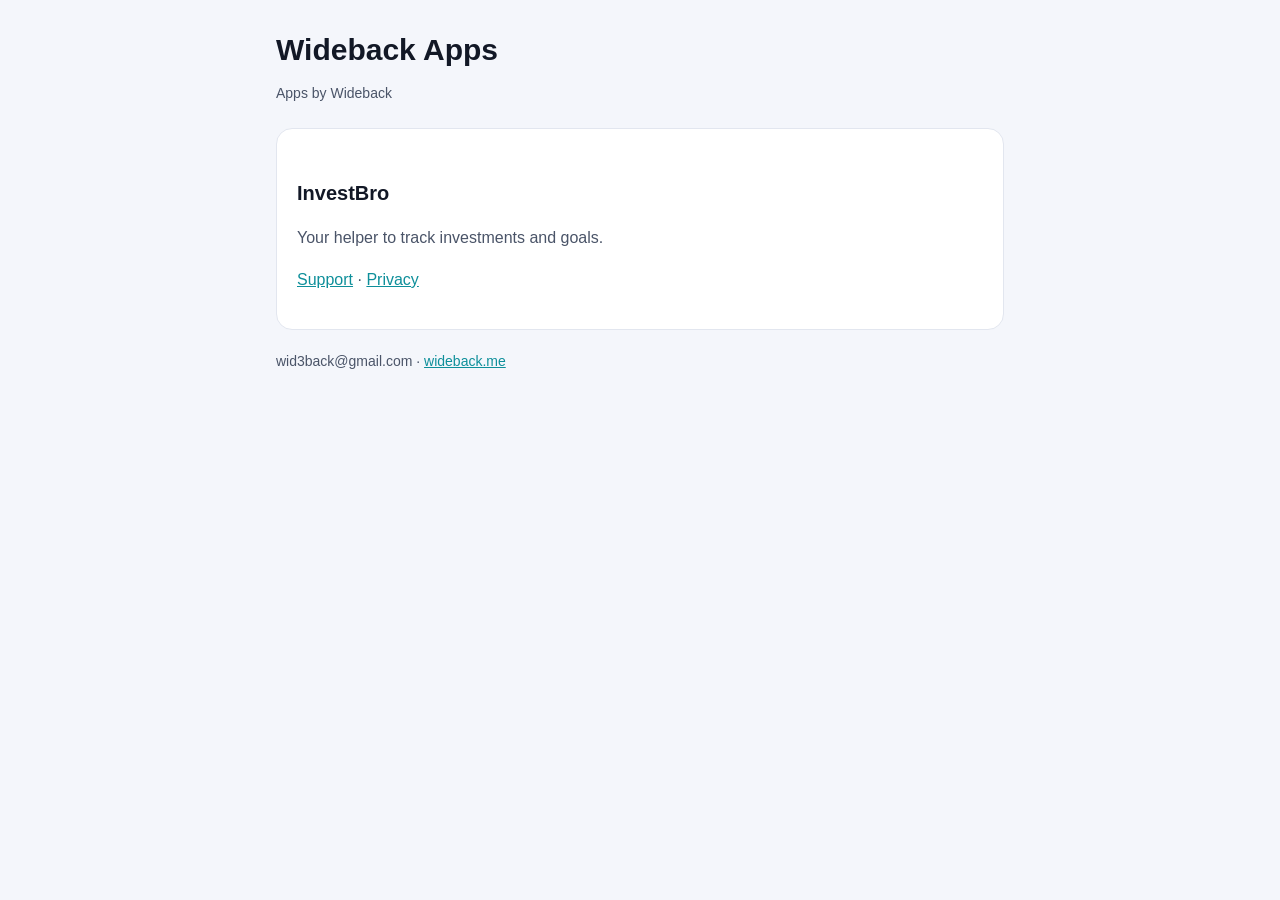
<file: index.html>
<!doctype html>
<html lang="en">
<head>
<meta charset="utf-8">
<meta name="viewport" content="width=device-width, initial-scale=1">
<title>Wideback Apps</title>
<link rel="stylesheet" href="style.css">
</head>
<body>
<main>
<h1>Wideback Apps</h1>
<p class="lang">Apps by Wideback</p>
<div class="card">
<h2>InvestBro</h2>
<p>Your helper to track investments and goals.</p>
<p><a href="investbro/">Support</a> · <a href="investbro/privacy.html">Privacy</a></p>
</div>
<p class="muted">wid3back@gmail.com · <a href="https://wideback.me">wideback.me</a></p>
</main>
</body>
</html>
</file>
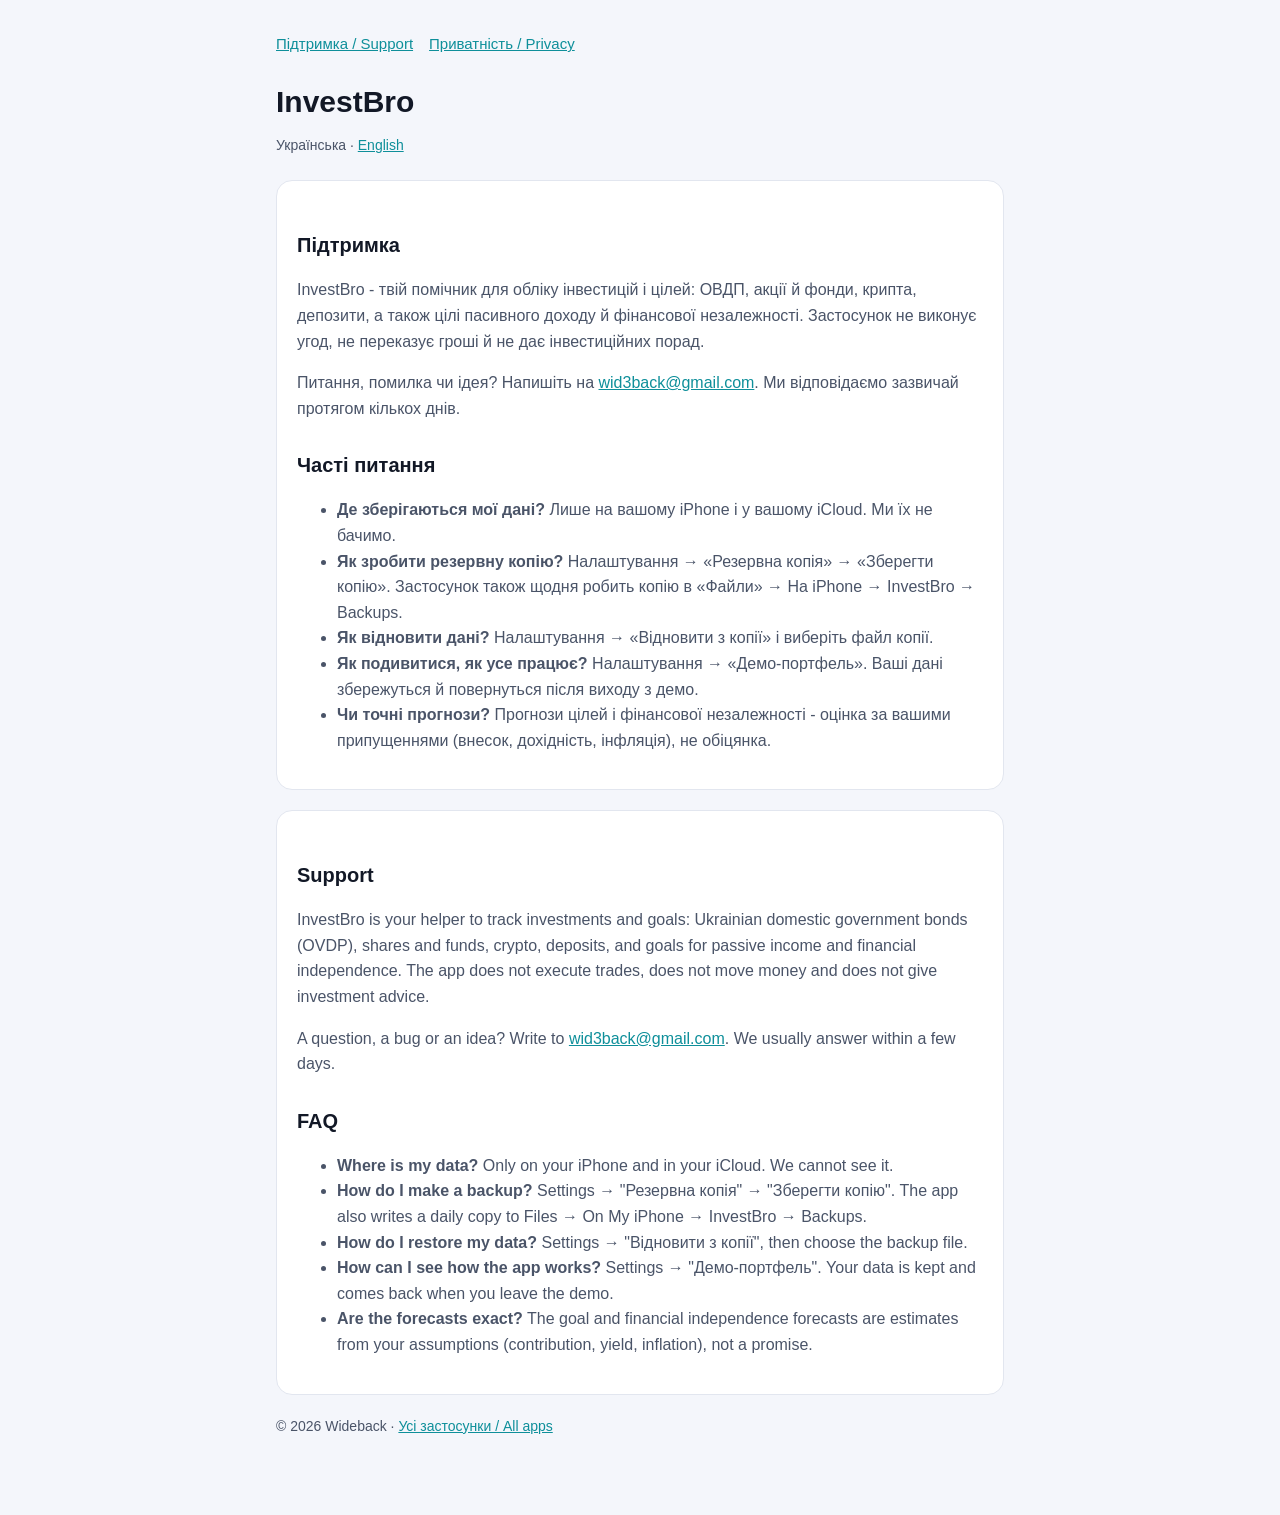
<file: investbro/index.html>
<!doctype html>
<html lang="uk">
<head>
<meta charset="utf-8">
<meta name="viewport" content="width=device-width, initial-scale=1">
<title>InvestBro - підтримка</title>
<link rel="stylesheet" href="../style.css">
</head>
<body>
<main>
<nav><a href="index.html">Підтримка / Support</a><a href="privacy.html">Приватність / Privacy</a></nav>
<h1>InvestBro</h1>
<p class="lang">Українська · <a href="#en">English</a></p>

<div class="card">
<h2>Підтримка</h2>
<p>InvestBro - твій помічник для обліку інвестицій і цілей: ОВДП, акції й фонди, крипта, депозити, а також цілі пасивного доходу й фінансової незалежності. Застосунок не виконує угод, не переказує гроші й не дає інвестиційних порад.</p>
<p>Питання, помилка чи ідея? Напишіть на <a href="mailto:wid3back@gmail.com">wid3back@gmail.com</a>. Ми відповідаємо зазвичай протягом кількох днів.</p>
<h2>Часті питання</h2>
<ul>
<li><b>Де зберігаються мої дані?</b> Лише на вашому iPhone і у вашому iCloud. Ми їх не бачимо.</li>
<li><b>Як зробити резервну копію?</b> Налаштування → «Резервна копія» → «Зберегти копію». Застосунок також щодня робить копію в «Файли» → На iPhone → InvestBro → Backups.</li>
<li><b>Як відновити дані?</b> Налаштування → «Відновити з копії» і виберіть файл копії.</li>
<li><b>Як подивитися, як усе працює?</b> Налаштування → «Демо-портфель». Ваші дані збережуться й повернуться після виходу з демо.</li>
<li><b>Чи точні прогнози?</b> Прогнози цілей і фінансової незалежності - оцінка за вашими припущеннями (внесок, дохідність, інфляція), не обіцянка.</li>
</ul>
</div>

<div class="card" id="en">
<h2>Support</h2>
<p>InvestBro is your helper to track investments and goals: Ukrainian domestic government bonds (OVDP), shares and funds, crypto, deposits, and goals for passive income and financial independence. The app does not execute trades, does not move money and does not give investment advice.</p>
<p>A question, a bug or an idea? Write to <a href="mailto:wid3back@gmail.com">wid3back@gmail.com</a>. We usually answer within a few days.</p>
<h2>FAQ</h2>
<ul>
<li><b>Where is my data?</b> Only on your iPhone and in your iCloud. We cannot see it.</li>
<li><b>How do I make a backup?</b> Settings → "Резервна копія" → "Зберегти копію". The app also writes a daily copy to Files → On My iPhone → InvestBro → Backups.</li>
<li><b>How do I restore my data?</b> Settings → "Відновити з копії", then choose the backup file.</li>
<li><b>How can I see how the app works?</b> Settings → "Демо-портфель". Your data is kept and comes back when you leave the demo.</li>
<li><b>Are the forecasts exact?</b> The goal and financial independence forecasts are estimates from your assumptions (contribution, yield, inflation), not a promise.</li>
</ul>
</div>
<p class="muted">© 2026 Wideback · <a href="../">Усі застосунки / All apps</a></p>
</main>
</body>
</html>
</file>
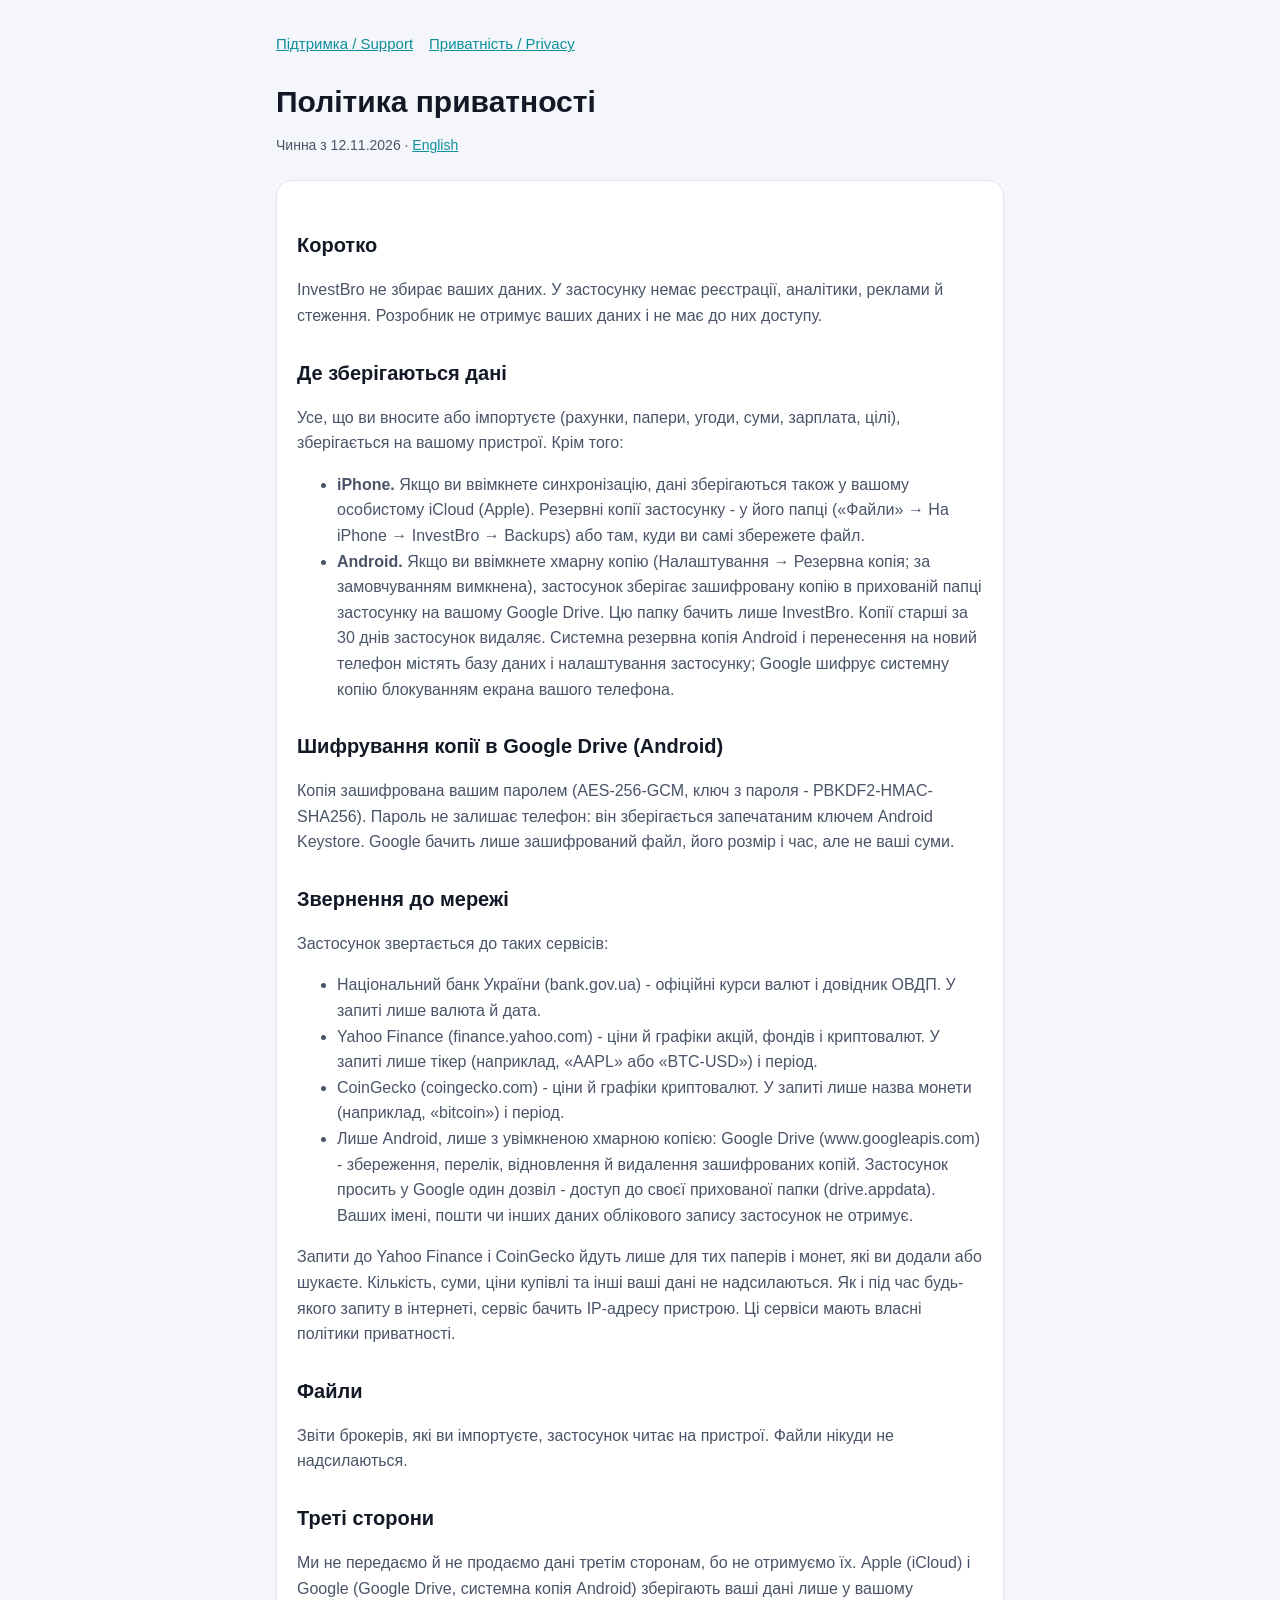
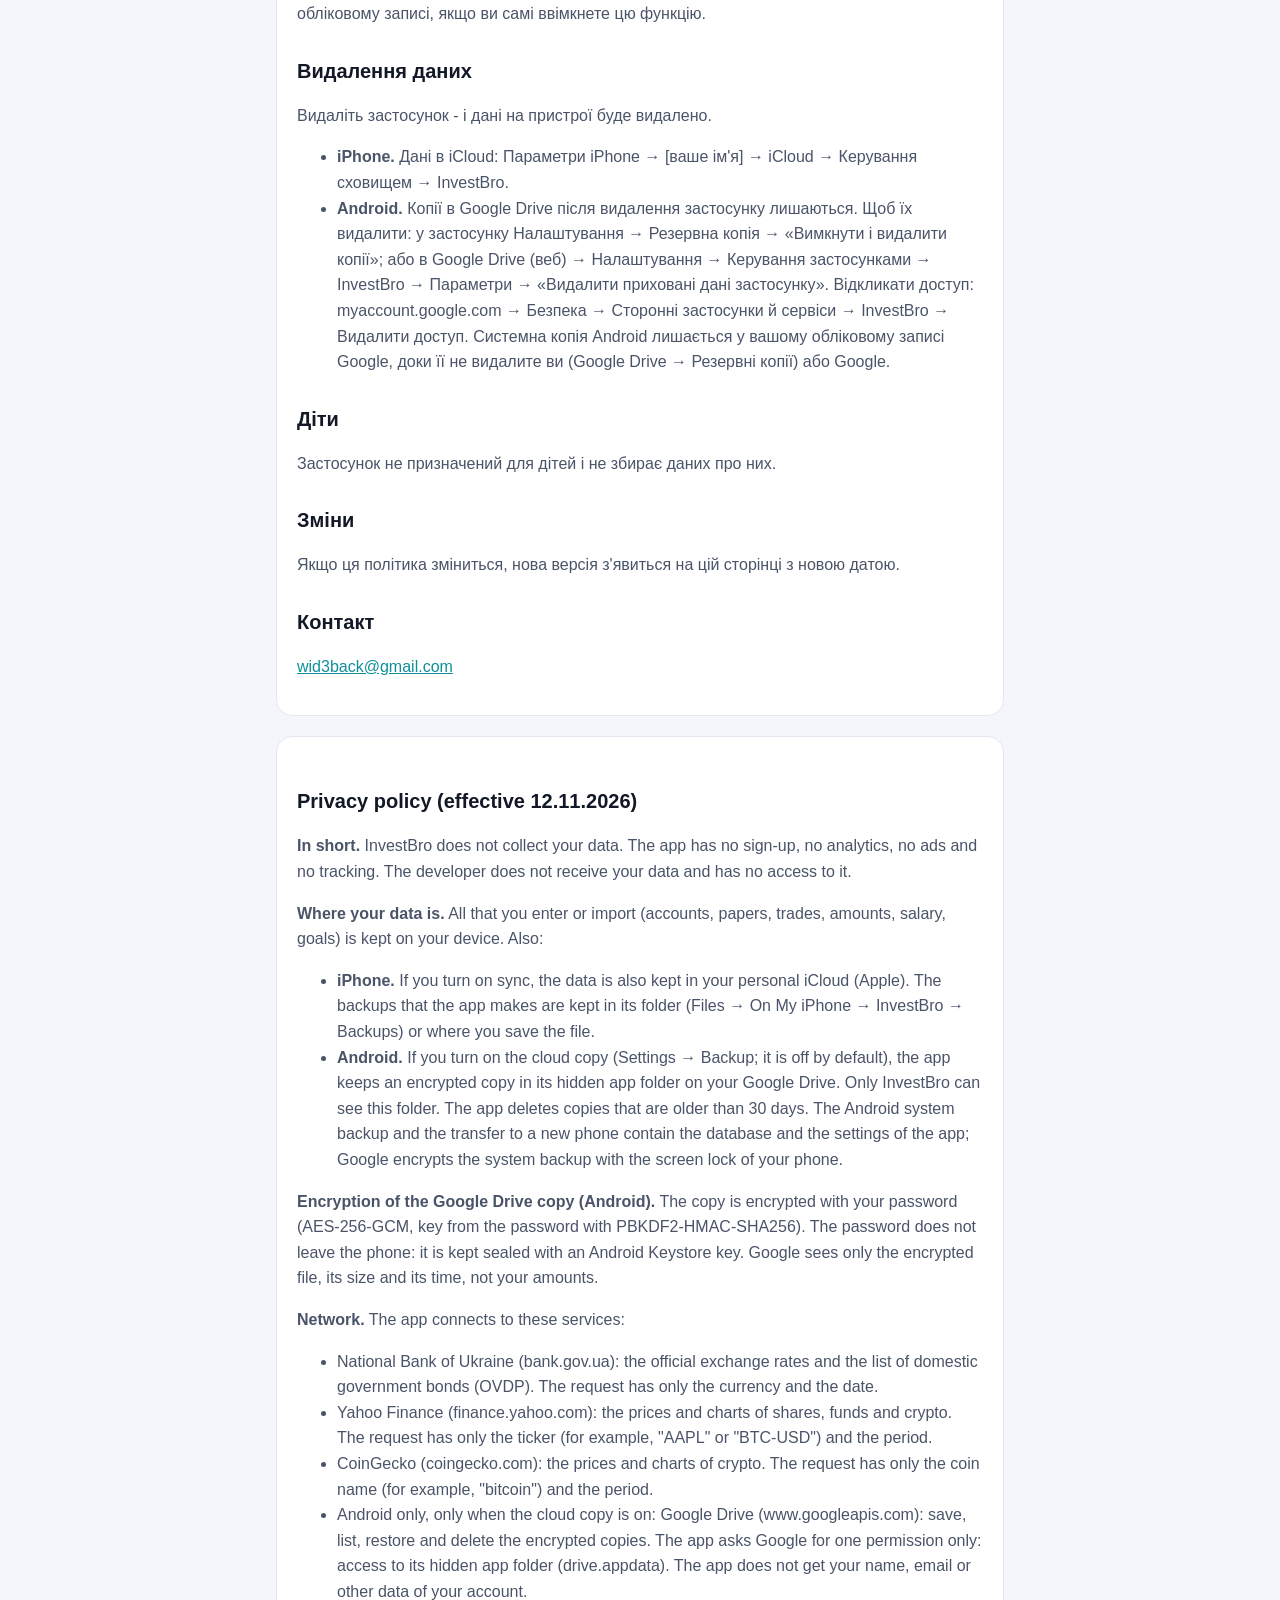
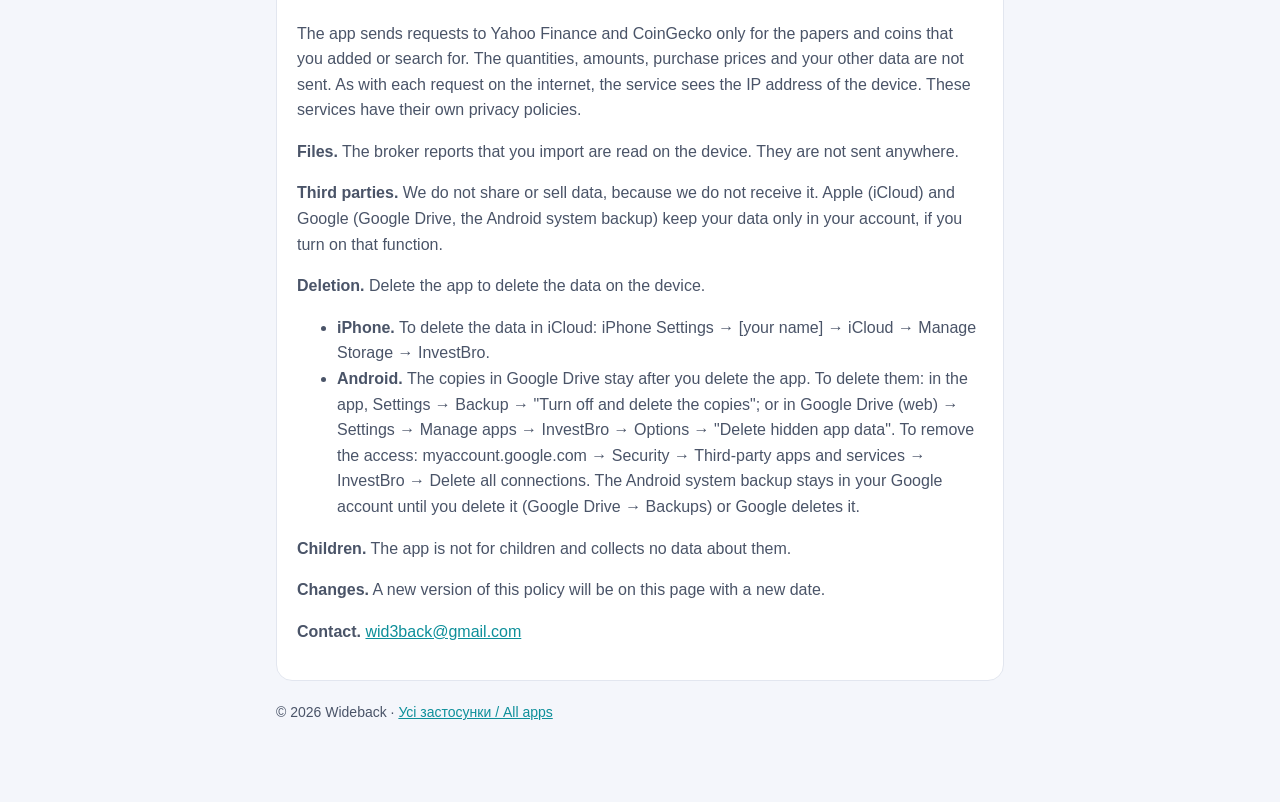
<file: investbro/privacy.html>
<!doctype html>
<html lang="uk">
<head>
<meta charset="utf-8">
<meta name="viewport" content="width=device-width, initial-scale=1">
<title>InvestBro - політика приватності</title>
<link rel="stylesheet" href="../style.css">
</head>
<body>
<main>
<nav><a href="index.html">Підтримка / Support</a><a href="privacy.html">Приватність / Privacy</a></nav>
<h1>Політика приватності</h1>
<p class="lang">Чинна з 12.11.2026 · <a href="#en">English</a></p>

<div class="card">
<h2>Коротко</h2>
<p>InvestBro не збирає ваших даних. У застосунку немає реєстрації, аналітики, реклами й стеження. Розробник не отримує ваших даних і не має до них доступу.</p>
<h2>Де зберігаються дані</h2>
<p>Усе, що ви вносите або імпортуєте (рахунки, папери, угоди, суми, зарплата, цілі), зберігається на вашому пристрої. Крім того:</p>
<ul>
<li><b>iPhone.</b> Якщо ви ввімкнете синхронізацію, дані зберігаються також у вашому особистому iCloud (Apple). Резервні копії застосунку - у його папці («Файли» → На iPhone → InvestBro → Backups) або там, куди ви самі збережете файл.</li>
<li><b>Android.</b> Якщо ви ввімкнете хмарну копію (Налаштування → Резервна копія; за замовчуванням вимкнена), застосунок зберігає зашифровану копію в прихованій папці застосунку на вашому Google Drive. Цю папку бачить лише InvestBro. Копії старші за 30 днів застосунок видаляє. Системна резервна копія Android і перенесення на новий телефон містять базу даних і налаштування застосунку; Google шифрує системну копію блокуванням екрана вашого телефона.</li>
</ul>
<h2>Шифрування копії в Google Drive (Android)</h2>
<p>Копія зашифрована вашим паролем (AES-256-GCM, ключ з пароля - PBKDF2-HMAC-SHA256). Пароль не залишає телефон: він зберігається запечатаним ключем Android Keystore. Google бачить лише зашифрований файл, його розмір і час, але не ваші суми.</p>
<h2>Звернення до мережі</h2>
<p>Застосунок звертається до таких сервісів:</p>
<ul>
<li>Національний банк України (bank.gov.ua) - офіційні курси валют і довідник ОВДП. У запиті лише валюта й дата.</li>
<li>Yahoo Finance (finance.yahoo.com) - ціни й графіки акцій, фондів і криптовалют. У запиті лише тікер (наприклад, «AAPL» або «BTC-USD») і період.</li>
<li>CoinGecko (coingecko.com) - ціни й графіки криптовалют. У запиті лише назва монети (наприклад, «bitcoin») і період.</li>
<li>Лише Android, лише з увімкненою хмарною копією: Google Drive (www.googleapis.com) - збереження, перелік, відновлення й видалення зашифрованих копій. Застосунок просить у Google один дозвіл - доступ до своєї прихованої папки (drive.appdata). Ваших імені, пошти чи інших даних облікового запису застосунок не отримує.</li>
</ul>
<p>Запити до Yahoo Finance і CoinGecko йдуть лише для тих паперів і монет, які ви додали або шукаєте. Кількість, суми, ціни купівлі та інші ваші дані не надсилаються. Як і під час будь-якого запиту в інтернеті, сервіс бачить IP-адресу пристрою. Ці сервіси мають власні політики приватності.</p>
<h2>Файли</h2>
<p>Звіти брокерів, які ви імпортуєте, застосунок читає на пристрої. Файли нікуди не надсилаються.</p>
<h2>Треті сторони</h2>
<p>Ми не передаємо й не продаємо дані третім сторонам, бо не отримуємо їх. Apple (iCloud) і Google (Google Drive, системна копія Android) зберігають ваші дані лише у вашому обліковому записі, якщо ви самі ввімкнете цю функцію.</p>
<h2>Видалення даних</h2>
<p>Видаліть застосунок - і дані на пристрої буде видалено.</p>
<ul>
<li><b>iPhone.</b> Дані в iCloud: Параметри iPhone → [ваше ім'я] → iCloud → Керування сховищем → InvestBro.</li>
<li><b>Android.</b> Копії в Google Drive після видалення застосунку лишаються. Щоб їх видалити: у застосунку Налаштування → Резервна копія → «Вимкнути і видалити копії»; або в Google Drive (веб) → Налаштування → Керування застосунками → InvestBro → Параметри → «Видалити приховані дані застосунку». Відкликати доступ: myaccount.google.com → Безпека → Сторонні застосунки й сервіси → InvestBro → Видалити доступ. Системна копія Android лишається у вашому обліковому записі Google, доки її не видалите ви (Google Drive → Резервні копії) або Google.</li>
</ul>
<h2>Діти</h2>
<p>Застосунок не призначений для дітей і не збирає даних про них.</p>
<h2>Зміни</h2>
<p>Якщо ця політика зміниться, нова версія з'явиться на цій сторінці з новою датою.</p>
<h2>Контакт</h2>
<p><a href="mailto:wid3back@gmail.com">wid3back@gmail.com</a></p>
</div>

<div class="card" id="en">
<h2>Privacy policy (effective 12.11.2026)</h2>
<p><b>In short.</b> InvestBro does not collect your data. The app has no sign-up, no analytics, no ads and no tracking. The developer does not receive your data and has no access to it.</p>
<p><b>Where your data is.</b> All that you enter or import (accounts, papers, trades, amounts, salary, goals) is kept on your device. Also:</p>
<ul>
<li><b>iPhone.</b> If you turn on sync, the data is also kept in your personal iCloud (Apple). The backups that the app makes are kept in its folder (Files → On My iPhone → InvestBro → Backups) or where you save the file.</li>
<li><b>Android.</b> If you turn on the cloud copy (Settings → Backup; it is off by default), the app keeps an encrypted copy in its hidden app folder on your Google Drive. Only InvestBro can see this folder. The app deletes copies that are older than 30 days. The Android system backup and the transfer to a new phone contain the database and the settings of the app; Google encrypts the system backup with the screen lock of your phone.</li>
</ul>
<p><b>Encryption of the Google Drive copy (Android).</b> The copy is encrypted with your password (AES-256-GCM, key from the password with PBKDF2-HMAC-SHA256). The password does not leave the phone: it is kept sealed with an Android Keystore key. Google sees only the encrypted file, its size and its time, not your amounts.</p>
<p><b>Network.</b> The app connects to these services:</p>
<ul>
<li>National Bank of Ukraine (bank.gov.ua): the official exchange rates and the list of domestic government bonds (OVDP). The request has only the currency and the date.</li>
<li>Yahoo Finance (finance.yahoo.com): the prices and charts of shares, funds and crypto. The request has only the ticker (for example, "AAPL" or "BTC-USD") and the period.</li>
<li>CoinGecko (coingecko.com): the prices and charts of crypto. The request has only the coin name (for example, "bitcoin") and the period.</li>
<li>Android only, only when the cloud copy is on: Google Drive (www.googleapis.com): save, list, restore and delete the encrypted copies. The app asks Google for one permission only: access to its hidden app folder (drive.appdata). The app does not get your name, email or other data of your account.</li>
</ul>
<p>The app sends requests to Yahoo Finance and CoinGecko only for the papers and coins that you added or search for. The quantities, amounts, purchase prices and your other data are not sent. As with each request on the internet, the service sees the IP address of the device. These services have their own privacy policies.</p>
<p><b>Files.</b> The broker reports that you import are read on the device. They are not sent anywhere.</p>
<p><b>Third parties.</b> We do not share or sell data, because we do not receive it. Apple (iCloud) and Google (Google Drive, the Android system backup) keep your data only in your account, if you turn on that function.</p>
<p><b>Deletion.</b> Delete the app to delete the data on the device.</p>
<ul>
<li><b>iPhone.</b> To delete the data in iCloud: iPhone Settings → [your name] → iCloud → Manage Storage → InvestBro.</li>
<li><b>Android.</b> The copies in Google Drive stay after you delete the app. To delete them: in the app, Settings → Backup → "Turn off and delete the copies"; or in Google Drive (web) → Settings → Manage apps → InvestBro → Options → "Delete hidden app data". To remove the access: myaccount.google.com → Security → Third-party apps and services → InvestBro → Delete all connections. The Android system backup stays in your Google account until you delete it (Google Drive → Backups) or Google deletes it.</li>
</ul>
<p><b>Children.</b> The app is not for children and collects no data about them.</p>
<p><b>Changes.</b> A new version of this policy will be on this page with a new date.</p>
<p><b>Contact.</b> <a href="mailto:wid3back@gmail.com">wid3back@gmail.com</a></p>
</div>
<p class="muted">© 2026 Wideback · <a href="../">Усі застосунки / All apps</a></p>
</main>
</body>
</html>
</file>
<file: style.css>
/* InvestBro support and privacy pages. */
:root { --bg: #f4f6fb; --card: #ffffff; --ink: #121826; --ink2: #4a5468; --line: #e2e6ef; --accent: #0e8f9a; }
@media (prefers-color-scheme: dark) {
  :root { --bg: #0b1020; --card: #141b2e; --ink: #eef2fa; --ink2: #a3adc2; --line: #263049; --accent: #3fd8e6; }
}
* { box-sizing: border-box; }
body { margin: 0; background: var(--bg); color: var(--ink); font: 16px/1.6 -apple-system, BlinkMacSystemFont, "Segoe UI", sans-serif; }
main { max-width: 760px; margin: 0 auto; padding: 32px 16px 64px; }
h1 { font-size: 30px; line-height: 1.2; margin: 0 0 4px; }
h2 { font-size: 20px; margin: 28px 0 8px; }
p, li { color: var(--ink2); }
a { color: var(--accent); }
.card { background: var(--card); border: 1px solid var(--line); border-radius: 16px; padding: 20px; margin: 20px 0; }
.lang { font-size: 14px; color: var(--ink2); margin-bottom: 24px; }
.muted { font-size: 14px; color: var(--ink2); }
nav { display: flex; gap: 16px; font-size: 15px; margin-bottom: 28px; }
</file>
